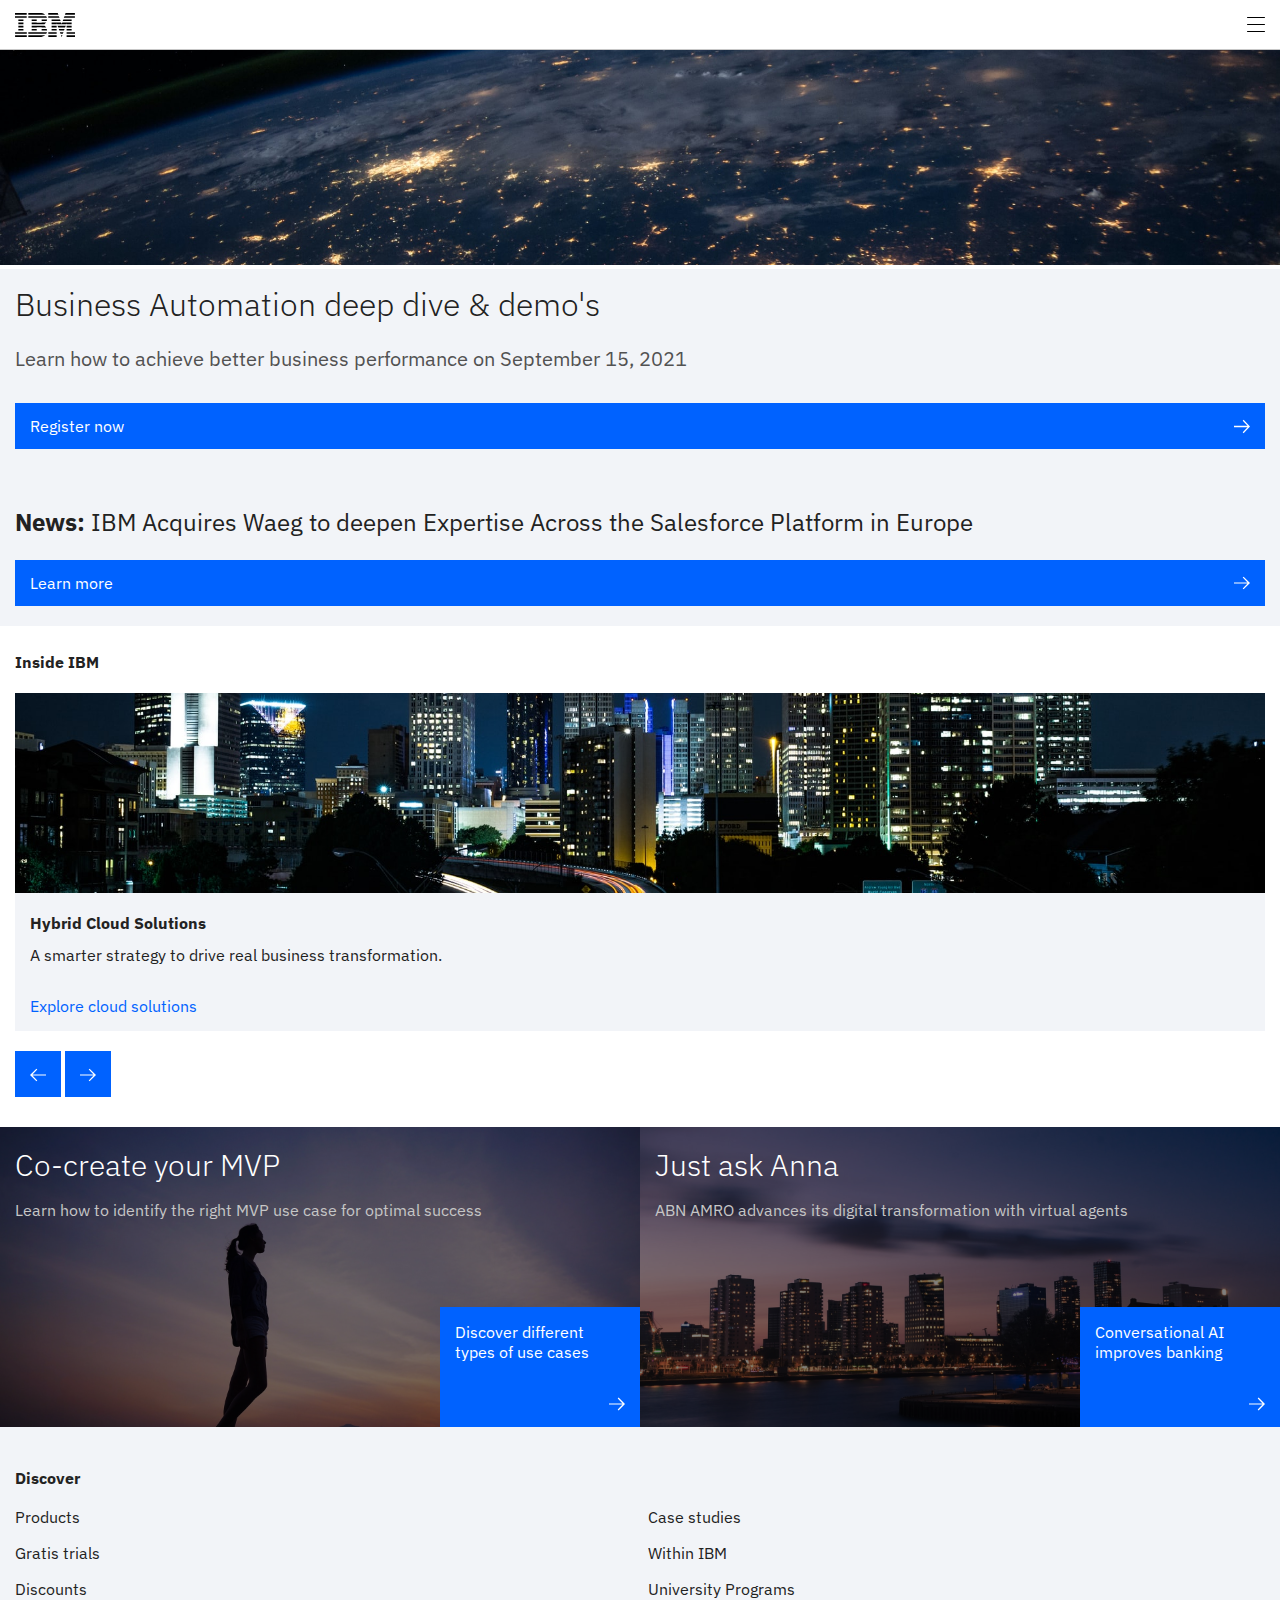
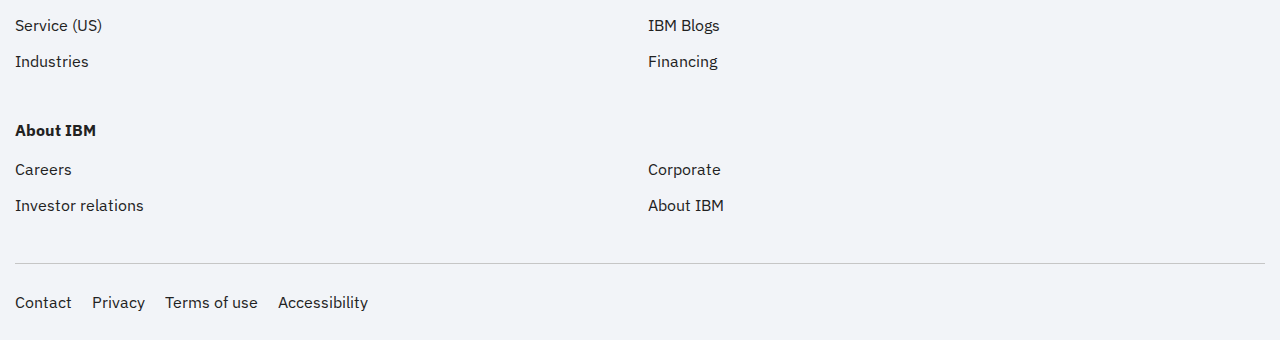
<file: index.html>
<!doctype html>
<html lang="en">

<head>
    <meta charset="UTF-8">
    <meta name="author" content="jouw naam">
    <meta name="viewport" content="width=device-width, initial-scale=1">

    <title>Howdy FED2122</title>

    <link href="styles/style.css" rel="stylesheet">
    <link rel="icon" type="image/svg+xml" href="images/favicon.svg">
    <link rel="preconnect" href="https://fonts.googleapis.com">
    <link rel="preconnect" href="https://fonts.gstatic.com" crossorigin>
    <link href="https://fonts.googleapis.com/css2?family=IBM+Plex+Sans:wght@300;400;600&display=swap" rel="stylesheet">
</head>

<body>
    <header>
        <nav><img id="logo" src="images/ibm-logo.svg" alt="IBM logo"><img src="images/menu.svg" alt="Menu">
        </nav>
        <ul>
            <li><a>Products & Solutions</a></li>
            <li><a>Service & Consulting</a></li>
            <li><a>Learn & Support</a></li>
            <li><a>Explore more</a></li>
        </ul>
    </header>
    <main>
        <img src="images/background.jpg" alt="earth from space in nighttime">
        <article>
            <h1>Business Automation deep dive & demo's</h1>
            <p>Learn how to achieve better business performance on September 15, 2021
            </p>
            <a href="#">Register now<img src="images/arrow-right.svg" alt="arrow-right icon"></a>
        </article>

        <article>
            <h2><span>News:</span> IBM Acquires Waeg to deepen Expertise Across the Salesforce Platform in Europe</h2>
            <a href="#">Learn more<img src="images/arrow-right.svg" alt="arrow-right icon"></a>
        </article>

        <section>
            <h3>Inside IBM</h3>
            <section>
                <article>
                    <img src="images/city.jpg" alt="City skyline in nighttime">
                    <h3>Hybrid Cloud Solutions</h3>
                    <p>A smarter strategy to drive real business transformation.</p>
                    <a>Explore cloud solutions</a>
                </article>
                <article>
                    <img src="images/skyline.jpg" alt="City skyline in nighttime">
                    <h3>Hybrid Cloud Solutions</h3>
                    <p>A smarter strategy to drive real business transformation.</p>
                    <a>Explore cloud solutions</a>
                </article>
                <article>
                    <img src="images/city.jpg" alt="City skyline in nighttime">
                    <h3>Hybrid Cloud Solutions</h3>
                    <p>A smarter strategy to drive real business transformation.</p>
                    <a>Explore cloud solutions</a>
                </article>
                <article>
                    <img src="images/city.jpg" alt="City skyline in nighttime">
                    <h3>Hybrid Cloud Solutions</h3>
                    <p>A smarter strategy to drive real business transformation.</p>
                    <a>Explore cloud solutions</a>
                </article>
            </section>
            <button><img src="images/arrow-right.svg" alt="arrow-right carousel"> </button> <button><img src="images/arrow-right.svg" alt="arrow-left carousel"> </button>
        </section>

        <section>
            <article>
                <h2>Co-create your MVP</h2>
                <p>Learn how to identify the right MVP use case for optimal success</p>
                <a href="#">Discover different types of use cases <img src="images/arrow-right.svg" alt="arrow-right icon"></a>
            </article>
            <article>
                <h2>Just ask Anna</h2>
                <p>ABN AMRO advances its digital transformation with virtual agents</p>
                <a href="bank.html">Conversational AI improves banking<img src="images/arrow-right.svg" alt="arrow-right icon"></a>
            </article>
        </section>
    </main>

    <footer>
        <h3>Discover</h3>
        <ul>
            <li><a>Products</a></li>
            <li><a>Gratis trials</a></li>
            <li><a>Discounts</a></li>
            <li><a>Service (US)</a></li>
            <li><a>Industries</a></li>
            <li><a>Case studies</a></li>
            <li><a>Within IBM</a></li>
            <li><a>University Programs</a></li>
            <li><a>IBM Blogs</a></li>
            <li><a>Financing </a></li>
        </ul>

        <h3>About IBM</h3>
        <ul>
            <li><a>Careers</a></li>
            <li><a>Investor relations</a></li>
            <li><a>Corporate</a></li>
            <li><a>About IBM</a></li>
        </ul>

        <ul>
            <li><a>Contact</a></li>
            <li><a>Privacy</a></li>
            <li><a>Terms of use</a></li>
            <li><a>Accessibility</a></li>
        </ul>
    </footer>

    <script src="scripts/script.js"></script>
    <script src="scripts/easter.js"></script>
</body>

</html>
</file>
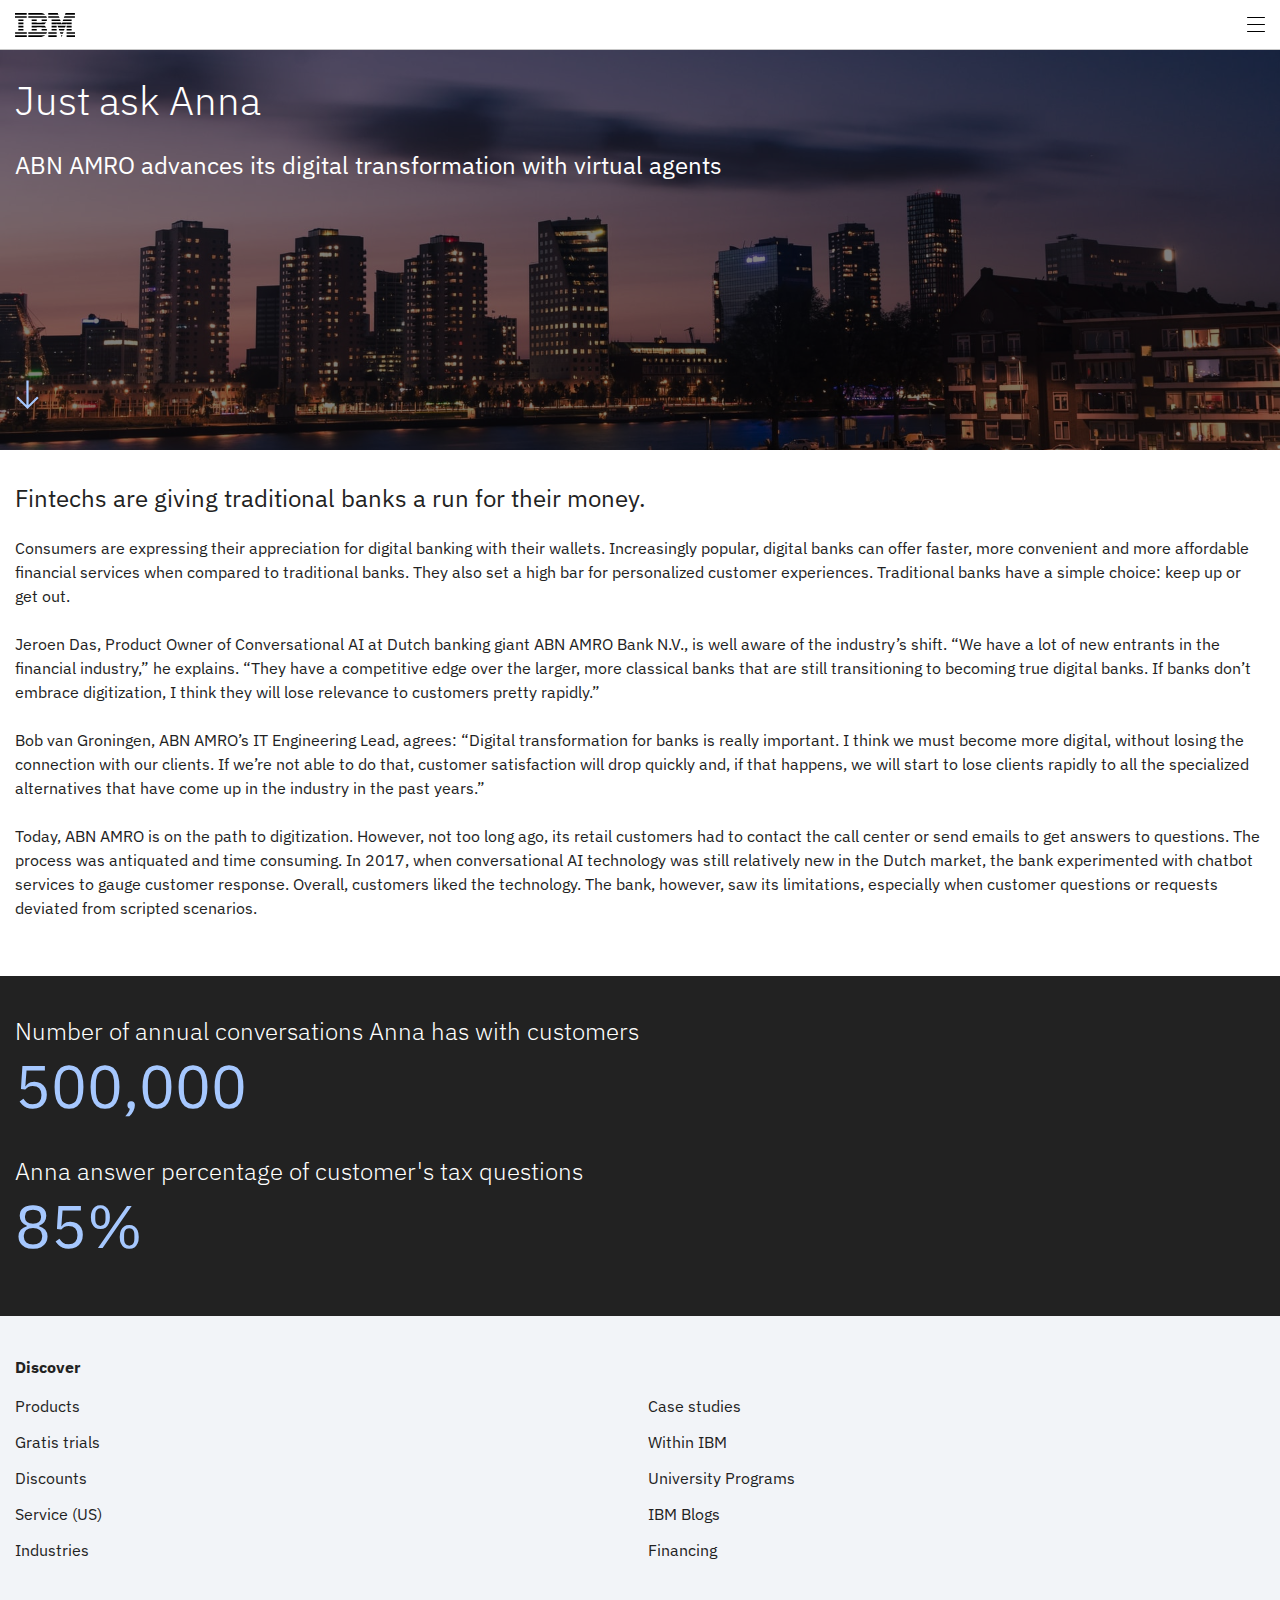
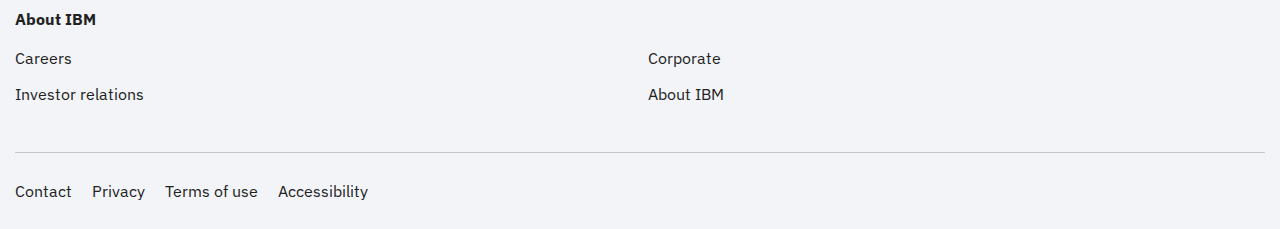
<file: bank.html>
<!doctype html>
<html lang="en">

<head>
    <meta charset="UTF-8">
    <meta name="author" content="jouw naam">
    <meta name="viewport" content="width=device-width, initial-scale=1">

    <title>Howdy FED2122</title>

    <link href="styles/style.css" rel="stylesheet">
    <link rel="icon" type="image/svg+xml" href="images/favicon.svg">
    <link rel="preconnect" href="https://fonts.googleapis.com">
    <link rel="preconnect" href="https://fonts.gstatic.com" crossorigin>
    <link href="https://fonts.googleapis.com/css2?family=IBM+Plex+Sans:wght@300;400;600&display=swap" rel="stylesheet">
</head>

<body>
    <header>
        <nav><img id="logo" src="images/ibm-logo.svg" alt="IBM logo"><img src="images/menu.svg" alt="Menu">
        </nav>
        <ul>
            <li><a>Products & Solutions</a></li>
            <li><a>Service & Consulting</a></li>
            <li><a>Learn & Support</a></li>
            <li><a>Explore more</a></li>
        </ul>
    </header>
    <main id="bank">
        <article>
            <h1>Just ask Anna</h1>
            <h2>ABN AMRO advances its digital transformation with virtual agents</h2>
            <img src="images/arrow-down.svg" alt="arrow-down">
        </article>

        <article>
            <h2>Fintechs are giving traditional banks a run for their money.</h2>
            <p>Consumers are expressing their appreciation for digital banking with their wallets. Increasingly popular, digital banks can offer faster, more convenient and more affordable financial services when compared to traditional banks. They also set a high bar for personalized customer experiences. Traditional banks have a simple choice: keep up or get out.

                Jeroen Das, Product Owner of Conversational AI at Dutch banking giant ABN AMRO Bank N.V., is well aware of the industry’s shift. “We have a lot of new entrants in the financial industry,” he explains. “They have a competitive edge over the larger, more classical banks that are still transitioning to becoming true digital banks. If banks don’t embrace digitization, I think they will lose relevance to customers pretty rapidly.”

                Bob van Groningen, ABN AMRO’s IT Engineering Lead, agrees: “Digital transformation for banks is really important. I think we must become more digital, without losing the connection with our clients. If we’re not able to do that, customer satisfaction will drop quickly and, if that happens, we will start to lose clients rapidly to all the specialized alternatives that have come up in the industry in the past years.”

                Today, ABN AMRO is on the path to digitization. However, not too long ago, its retail customers had to contact the call center or send emails to get answers to questions. The process was antiquated and time consuming. In 2017, when conversational AI technology was still relatively new in the Dutch market, the bank experimented with chatbot services to gauge customer response. Overall, customers liked the technology. The bank, however, saw its limitations, especially when customer questions or requests deviated from scripted scenarios.
            </p>
        </article>

        <article>
            <h3>Number of annual conversations Anna has with customers</h3>
            <h2>500,000</h2>
            <h3>Anna answer percentage of customer's tax questions</h3>
            <h2>85%</h2>
        </article>

    </main>

    <footer>
        <h3>Discover</h3>
        <ul>
            <li><a>Products</a></li>
            <li><a>Gratis trials</a></li>
            <li><a>Discounts</a></li>
            <li><a>Service (US)</a></li>
            <li><a>Industries</a></li>
            <li><a>Case studies</a></li>
            <li><a>Within IBM</a></li>
            <li><a>University Programs</a></li>
            <li><a>IBM Blogs</a></li>
            <li><a>Financing </a></li>
        </ul>

        <h3>About IBM</h3>
        <ul>
            <li><a>Careers</a></li>
            <li><a>Investor relations</a></li>
            <li><a>Corporate</a></li>
            <li><a>About IBM</a></li>
        </ul>

        <ul>
            <li><a>Contact</a></li>
            <li><a>Privacy</a></li>
            <li><a>Terms of use</a></li>
            <li><a>Accessibility</a></li>
        </ul>
    </footer>

    <script src="scripts/script.js"></script>
    <script src="scripts/easter.js"></script>
</body></html>
</file>
<file: styles/style.css>
/* CSS Document */
*,
*::after,
*::before {
    box-sizing: border-box;
}

/* root */
:root {
    --white: #ffffff;
    --blue: #0062FF;
    --dark-blue: #0c53c4;
    --light-grey: #f2f4f8;
    --medium-grey: #222222;
}

/* body */
body {
    margin: 0px;
    font-family: 'IBM Plex Sans', sans-serif;
    -webkit-font-smoothing: antialiased;
    -moz-font-smoothing: antialiased;
    font-smoothing: antialiased;
}

/* H1, H2, H3, P */

h1,
h2,
h3,
p {
    color: var(--medium-grey)
}

h1 {
    font-size: 32px;
    line-height: 40px;
    font-weight: 300;
}

h2 {
    font-weight: 28px;
    line-height: 36px;
    font-weight: 400;
}

h3 {
    font-size: 16px;
    line-height: 22px;
}

p {
    font-size: 16px;
    line-height: 22px;
}

/* main */
main {
    transition: 2s all ease-in-out;
}

main > img:first-child {
    width: 100%;
    height: 215px;
    object-fit: cover;
    margin-top: 50px;
}

/* nav */
header nav {
    position: fixed;
    width: 100%;
    height: 50px;
    top: 0;
    background-color: white;
    border-bottom: 1px solid #c7c7c7;
    display: flex;
    align-items: center;
    justify-content: space-between;
    z-index: 99;
}

header nav img:first-child {
    height: 24px;
    margin-left: 15px;
}

header nav img:first-child:hover {
    animation: logo-animation 2s infinite;
    animation-timing-function: ease-in-out;
}

@keyframes logo-animation {
    50% {
        filter: invert(0.5) sepia(1) hue-rotate(-0.5turn) saturate(8);
        transform: rotateY(360deg);
    }
}

header nav img:last-child {
    display: block;
    padding: 17px 15px 17px 15px;
    transition: 0.2s all ease-in-out;
}

header nav img:last-child:hover {
    background-color: var(--light-grey);
    cursor: pointer;
}

/* hamburger menu */
header ul {
    visibility: hidden;
    opacity: 0;
    transition: 0.4s all ease-in-out;
    position: fixed;
    background-color: white;
    box-shadow: 0px 0px 0px 800vh rgba(0, 0, 0, 0.5);
    width: 100%;
    margin-top: -100vh;
    display: block;
    text-decoration: none;
    padding: 10px 0px 10px 0px;
    z-index: 97;
}

.togglemenu {
    margin-top: 50px;
    visibility: visible;
    opacity: 1;
}

header ul li {
    list-style-type: none;
}

header ul li a {
    transition: 0.2s all ease-in-out;
    display: block;
    padding: 10px 15px 10px 15px;
}

header ul li a:hover {
    cursor: pointer;
    background-color: var(--light-grey);
}

/* article 1 */
main > article:nth-of-type(1) {
    padding: 15px 15px 20px 15px;
    background-color: var(--light-grey);
}

main > article:nth-of-type(1) h1 {
    margin-top: 0px;
}

main > article:nth-of-type(1) p {
    font-size: 20px;
    line-height: 28px;
    font-weight: 400;
    color: #525252;
    margin: 0px 0px 30px 0px;
}

main > article:nth-of-type(1) a,
main > article:nth-of-type(2) a {
    display: flex;
    justify-content: space-between;
    font-size: 16px;
    line-height: 20px;
    background-color: var(--blue);
    color: white;
    padding: 13px 15px 13px 15px;
    transition: 0.2s all ease-in-out;
    text-decoration: none;
}

main > article:nth-of-type(1) a:hover,
main > article:nth-of-type(2) a:hover,
main > section:nth-of-type(2) article:nth-of-type(1) a:hover,
main > section:nth-of-type(2) article:nth-of-type(2) a:hover {
    cursor: pointer;
    background-color: var(--dark-blue);
    padding-left: 20px;
}

main > section:nth-of-type(2) article:nth-of-type(1) a:hover,
main > section:nth-of-type(2) article:nth-of-type(2) a:hover {
    padding-left: 20px;
}

main > article:nth-of-type(1) a:focus-visible,
main > article:nth-of-type(2) a:focus-visible,
main > section:nth-of-type(2) article:nth-of-type(1) a:focus-visible,
main > section:nth-of-type(2) article:nth-of-type(2) a:focus-visible,
main > section > button:focus-visible {
    background-color: var(--dark-blue);
    outline: none;
    filter: invert(1);
}

main > article:nth-of-type(1) a:active,
main > article:nth-of-type(2) a:active,
main > section:nth-of-type(2) article:nth-of-type(1) a:active,
main > section:nth-of-type(2) article:nth-of-type(2) a:active,
main > section > button:active {
    filter: opacity(.8);
}

main > article:nth-of-type(1) a img {
    width: 16px;
    height: 100%;
    align-self: center;
}

/* article 2 */
main > article:nth-of-type(2) {
    padding: 15px 15px 20px 15px;
    background-color: var(--light-grey);
}

main > article:nth-of-type(2) h2 span {
    font-weight: 700;
}

main > article:nth-of-type(2) a img {
    width: 16px;
    height: 100%;
    align-self: center;
}

/* section 1 */
main > section:nth-of-type(1) {
    padding: 15px 15px 30px 15px;
    overflow: hidden;
}

main > section:nth-of-type(1) section {
    transition: 0.4s all ease-in-out;
    column-gap: 15px;
    display: flex;
    flex-wrap: nowrap;
    flex-direction: row;

}

main > section:nth-of-type(1) h3:first-child {
    margin: 10px 0px 20px 0px;
}

main > section:nth-of-type(1) article {
    padding: 0px;
    background-color: var(--light-grey);
    width: 100%;
    flex-shrink: 0;
    transition: 0.2s all ease-in-out;
}

main > section:nth-of-type(1) article:nth-of-type(1n) {
    padding: 0px 0px 15px 0px;
}

main > section:nth-of-type(1) article:nth-of-type(1n) img {
    height: 200px;
    object-fit: cover;
    width: 100%;
}

main > section:nth-of-type(1) article:nth-of-type(1n) h3 {
    margin: 15px 0px 10px 15px;
}

main > section:nth-of-type(1) article:nth-of-type(1n) p {
    margin: 0px 15px 30px 15px;
}

main > section:nth-of-type(1) article:nth-of-type(1n) a {
    background-color: transparent;
    color: var(--blue);
    padding: 0px 0px 0px 0px;
    margin: 15px 0px 0px 15px;
}

main > section:nth-of-type(1) section {
    display: flex;
    flex-wrap: nowrap;
    flex-direction: row;

}

main > section > button {
    margin-top: 20px;
    background-color: var(--blue);
    display: inline-block;
    height: 46px;
    transition: 0.2s all ease-in-out;
    border: none;
    width: 46px;
    padding: 0px;
}

main > section > button:hover {
    background-color: var(--dark-blue);
    cursor: pointer;
}

main > section > button img {
    margin-top: 4px;
    width: 16px;

}

main > section > button:nth-of-type(1) {
    transform: scaleX(-1);
}


/* section 2 */

main > section:nth-of-type(2) article:nth-of-type(1) {
    position: relative;
    background-image: url(../images/person-sunset.jpg);
    background-size: cover;
    background-position: center;
    background-repeat: no-repeat;
    width: 100%;
    height: 300px;
    background-color: rgba(0, 0, 0, 0.5);
    background-blend-mode: overlay;
}

main > section:nth-of-type(2) article:nth-of-type(1) h2,
main > section:nth-of-type(2) article:nth-of-type(2) h2 {
    padding: 20px 15px 0px 15px;
    margin: 0px 0px 10px 0px;
    color: white;
    font-size: 30px;
    font-weight: 300;
}

main > section:nth-of-type(2) article:nth-of-type(1) p,
main > section:nth-of-type(2) article:nth-of-type(2) p {
    color: #c6c6c6;
    padding: 0px 15px 0px 15px;
}

main > section:nth-of-type(2) article:nth-of-type(1) a,
main > section:nth-of-type(2) article:nth-of-type(2) a {
    width: 200px;
    height: 120px;
    position: absolute;
    right: 0;
    bottom: 0;
    background-color: var(--blue);
    padding: 15px;
    color: white;
    transition: 0.2s all ease-in-out;
    text-decoration: none;
}

main > section:nth-of-type(2) article:nth-of-type(1) a img,
main > section:nth-of-type(2) article:nth-of-type(2) a img {
    position: absolute;
    width: 16px;
    height: 16px;
    bottom: 15px;
    right: 15px;
}


main > section:nth-of-type(2) article:nth-of-type(2) {
    position: relative;
    background-image: url(../images/skyline.jpg);
    background-size: cover;
    background-position: center;
    background-repeat: no-repeat;
    width: 100%;
    height: 300px;
    background-color: rgba(0, 0, 0, 0.5);
    background-blend-mode: overlay;

}

/* bank article 1 */
#bank > article:nth-of-type(1) {
    position: relative;
    padding-top: 50px;
    background-image: url(../images/skyline.jpg);
    background-position: center;
    background-size: cover;
    height: 450px;
    background-color: rgba(0, 0, 0, 0.5);
    background-blend-mode: overlay;
}

#bank > article:nth-of-type(1) h1 {
    color: white;
    font-size: 40px;
    margin-top: 30px;
}

#bank > article:nth-of-type(1) h2 {
    color: white;
}

#bank > article:nth-of-type(1) img {
    height: 30px;
    position: absolute;
    bottom: 40px;
}

/* bank article 2 */
#bank > article:nth-of-type(2) {
    background-color: white;
    padding: 10px 15px 40px 15px
}

#bank > article:nth-of-type(2) p {
    white-space: pre-line;
    line-height: 24px;
}

/* bank article 3 */
#bank > article:nth-of-type(3) {
    background-color: var(--medium-grey);
    padding: 40px 15px 20px 15px;
}

#bank > article:nth-of-type(3) h3 {
    color: white;
    font-size: 24px;
    font-weight: 300;
    line-height: 30px;
    margin: 0px;
    max-width: 80%;
}

#bank > article:nth-of-type(3) h2 {
    color: #A6C8FF;
    font-size: 60px;
    line-height: 60px;
    margin: 10px 0px 40px 0px;
}

/* footer */

footer {
    background-color: var(--light-grey);
    padding: 0px 15px 0px 15px;
}

footer h3 {
    padding: 40px 0px 10px 0px;
    margin: 0px;
    color: var(--medium-grey);
}

footer h3:nth-of-type(2) {
    padding: 40px 0px 10px 0px;
}

footer ul {
    columns: 2;
    list-style: none;
    padding: 0px;
    margin: 0px;
    line-height: 26px;
}

footer ul li {
    color: var(--medium-grey);
}

footer ul li a {
    white-space: nowrap;
    overflow: hidden;
    text-overflow: ellipsis;
    display: block;
    padding: 5px 0px 5px 0px;
}

footer ul:nth-of-type(3) {
    display: flex;
    flex-wrap: wrap;
    columns: 1;
    border-top: 1px solid #c6c6c6;
    margin: 40px 0px 0px 0px;
    padding: 20px 0px 20px 0px;
}

footer ul:nth-of-type(3) li a {
    margin-right: 20px;
}

/* easter egg */
.easter {
    animation: hue-animation 4s linear infinite;
}

@keyframes hue-animation {
    50% {
        filter: hue-rotate(1turn);
    }
}

/* carousel */
.moveright {
    transform: translateX(calc(-100vw + 30px));
}

/* viewport width fix for mobile carousel */
@media (hover: none) {
    .moveright {
        transform: translateX(calc(-100vw + 15px));
    }
}

@media only screen and (min-width: 1024px) {

    main > section:nth-of-type(2) {
        column-count: 2;
        column-gap: 0;
    }

    main
}
</file>
